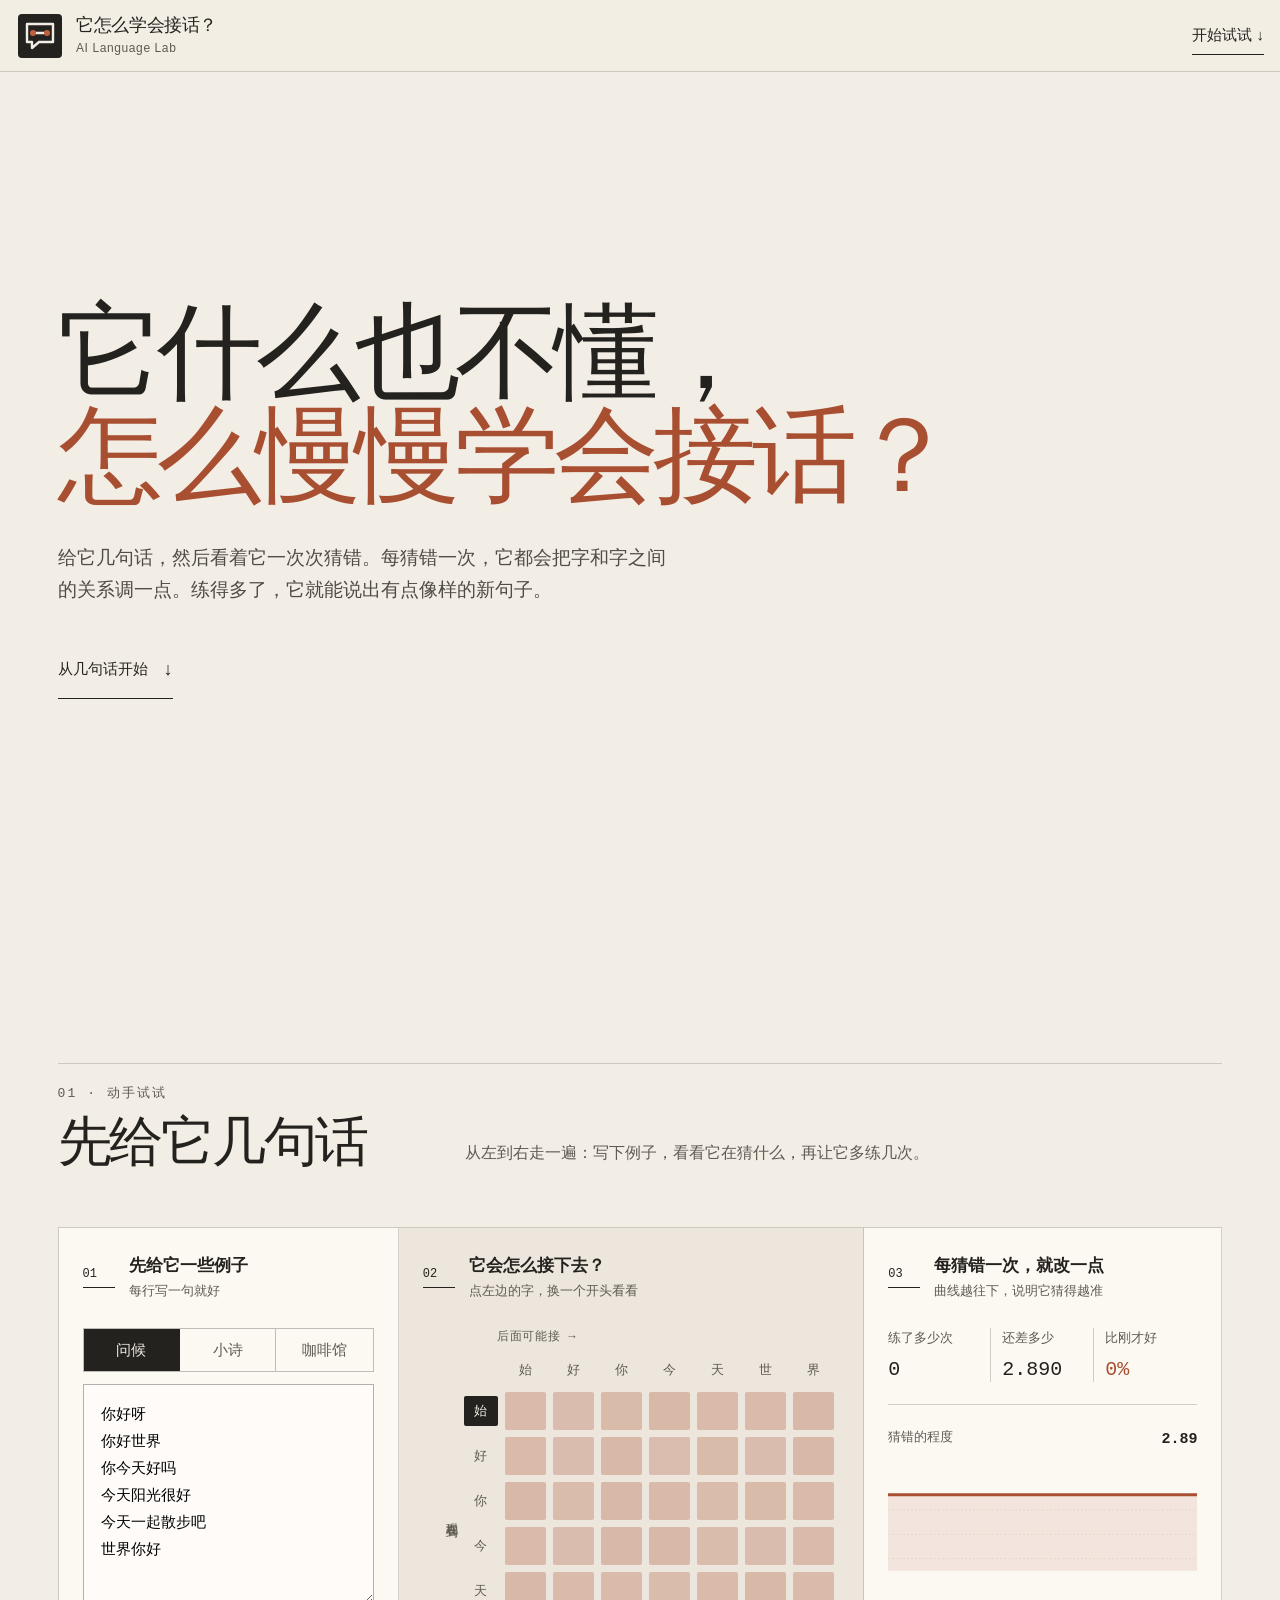
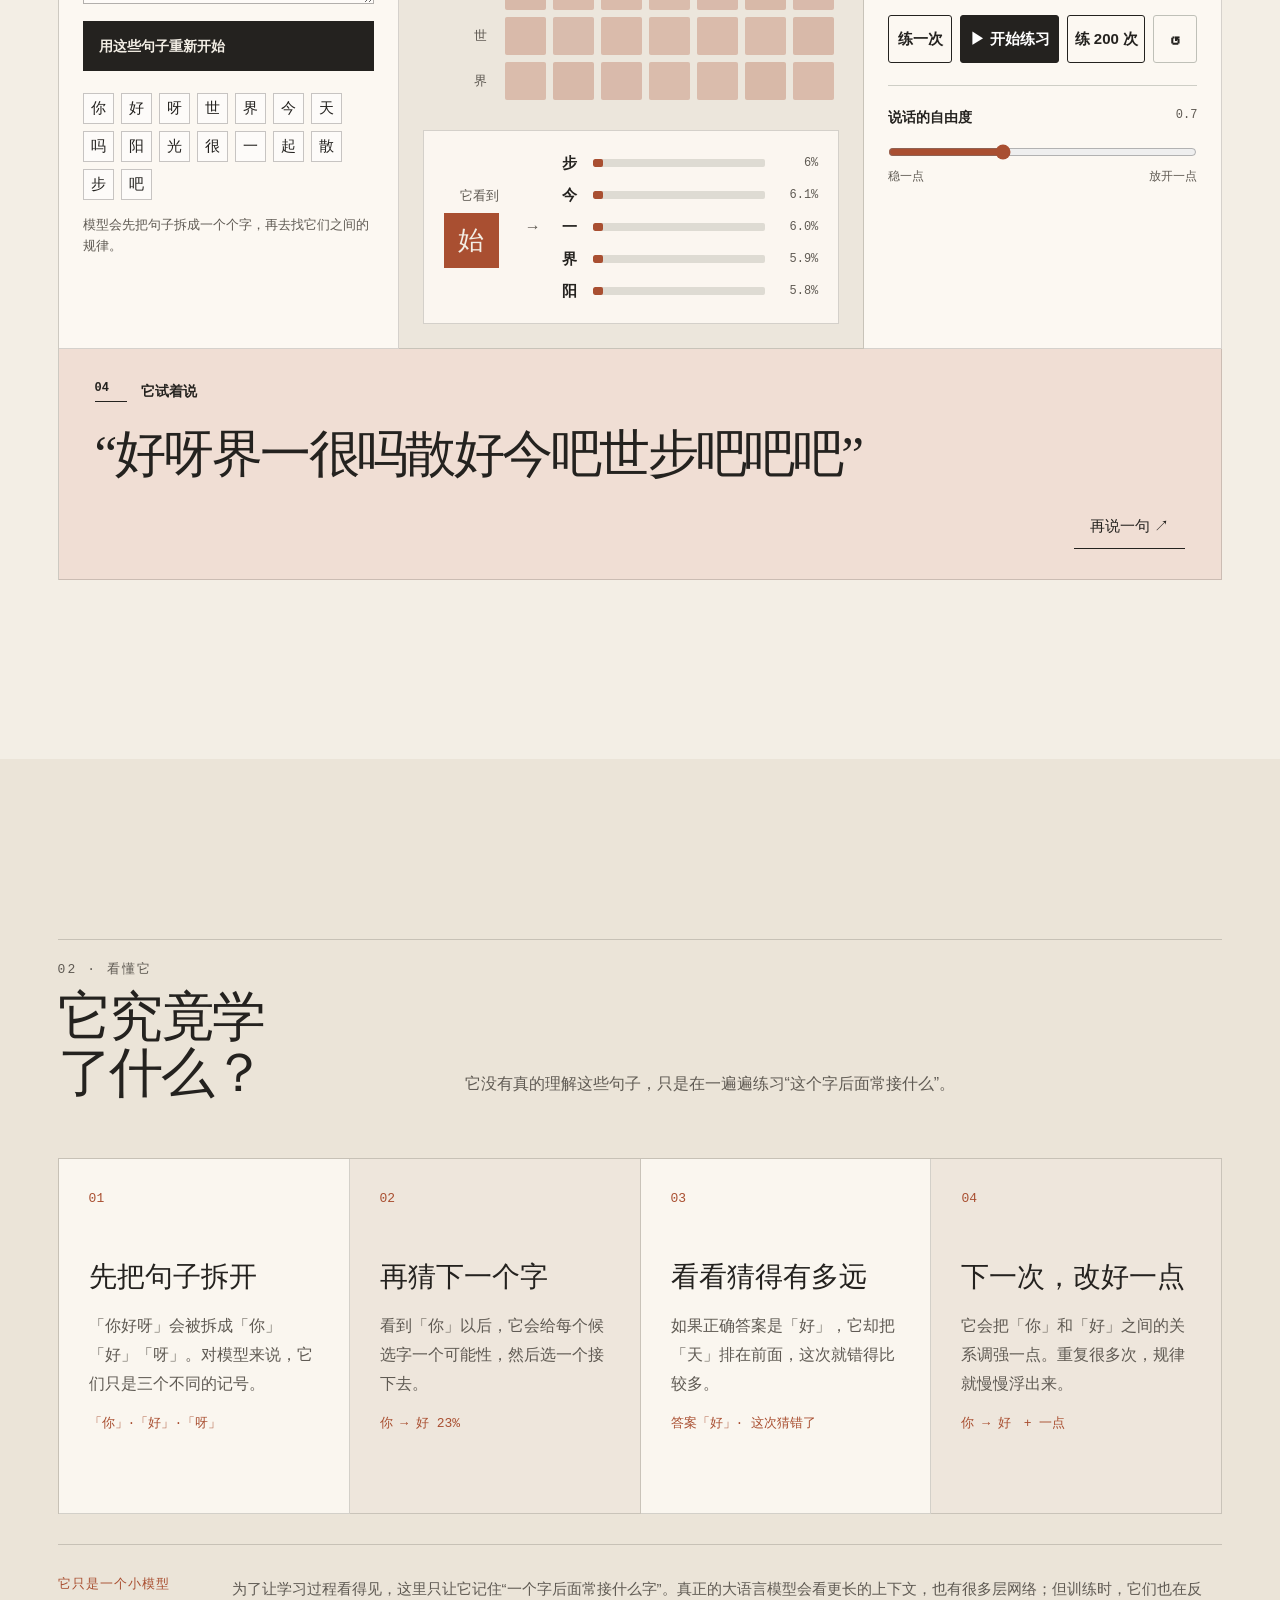
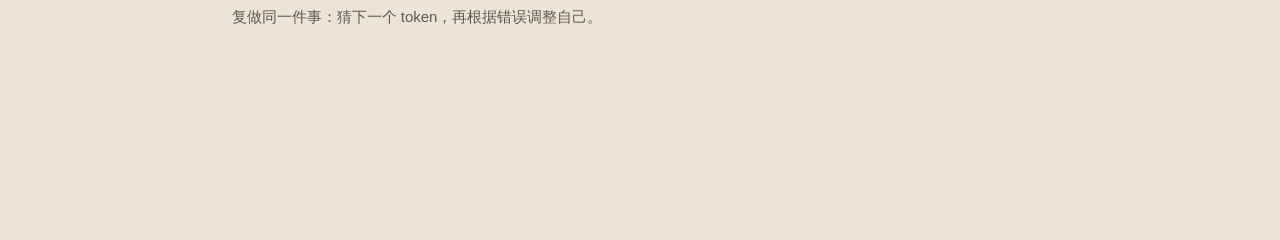
<file: index.html>
<!doctype html>
<html lang="zh-CN">
<head>
  <meta charset="utf-8">
  <meta name="viewport" content="width=device-width,initial-scale=1">
  <meta name="description" content="给它几句话，看一个小模型怎样从乱猜到慢慢学会接话。">
  <title>它怎么学会接话？</title>
  <link rel="icon" href="./assets/project-mark.svg" type="image/svg+xml">
  <link rel="stylesheet" href="styles.css?v=f69606b7f298">
</head>
<body>
  <nav>
    <a class="brand" href="#top"><span class="brand-text"><strong>它怎么学会接话？</strong><small>AI Language Lab</small></span></a>
    <a class="nav-jump" href="#lab">开始试试 ↓</a>
  </nav>

  <header class="hero" id="top">
    <div class="hero-copy">
      <h1>它什么也不懂，<em>怎么慢慢学会接话？</em></h1>
      <p class="intro">给它几句话，然后看着它一次次猜错。每猜错一次，它都会把字和字之间的关系调一点。练得多了，它就能说出有点像样的新句子。</p>
      <a class="jump" href="#lab">从几句话开始 <b>↓</b></a>
    </div>
  </header>

  <main>
    <section id="lab">
      <header class="section-head">
        <div><p class="kicker mono">01 · 动手试试</p><h2>先给它几句话</h2></div>
        <p>从左到右走一遍：写下例子，看看它在猜什么，再让它多练几次。</p>
      </header>

      <div class="lab-grid">
        <aside class="panel corpus">
          <div class="panel-head"><span class="num mono">01</span><div><b>先给它一些例子</b><small>每行写一句就好</small></div></div>
          <div class="preset-tabs" id="presetTabs">
            <button class="active" data-preset="hello" aria-pressed="true">问候</button>
            <button data-preset="poem" aria-pressed="false">小诗</button>
            <button data-preset="cafe" aria-pressed="false">咖啡馆</button>
          </div>
          <textarea id="corpusInput" aria-label="给模型看的句子，每行一句" spellcheck="false"></textarea>
          <button class="load" id="loadCorpus">用这些句子重新开始</button>
          <div class="tokens" id="tokenStrip" aria-label="拆开的字"></div>
          <p class="micro">模型会先把句子拆成一个个字，再去找它们之间的规律。</p>
        </aside>

        <section class="panel brain">
          <div class="panel-head"><span class="num mono">02</span><div><b>它会怎么接下去？</b><small>点左边的字，换一个开头看看</small></div></div>
          <div class="matrix-shell">
            <span class="axis top mono">后面可能接 →</span><span class="axis side mono">现在看到</span>
            <div class="matrix" id="matrix"></div>
          </div>
          <div class="prediction">
            <div class="current"><small>它看到</small><strong id="focusToken">始</strong></div>
            <span class="arrow">→</span>
            <div class="bars" id="probabilityBars"></div>
          </div>
        </section>

        <section class="panel controls">
          <div class="panel-head"><span class="num mono">03</span><div><b>每猜错一次，就改一点</b><small>曲线越往下，说明它猜得越准</small></div></div>
          <div class="metrics">
            <div class="metric"><small>练了多少次</small><strong id="stepCount">0</strong></div>
            <div class="metric"><small>还差多少</small><strong id="lossValue">0.000</strong></div>
            <div class="metric"><small>比刚才好</small><strong class="accent" id="progressValue">0%</strong></div>
          </div>
          <div class="chart-box">
            <div class="chart-title mono"><span>猜错的程度</span><b id="chartLoss">0.00</b></div>
            <svg class="chart" viewBox="0 0 560 148" role="img" aria-label="猜错程度的变化曲线">
              <line x1="0" x2="560" y1="38" y2="38"></line><line x1="0" x2="560" y1="82" y2="82"></line><line x1="0" x2="560" y1="126" y2="126"></line>
              <polygon class="area" id="lossArea"></polygon><polyline class="curve" id="lossCurve"></polyline>
            </svg>
          </div>
          <div class="actions">
            <button class="step" id="stepOnce">练一次</button>
            <button class="run" id="trainToggle"><span>▶</span>开始练习</button>
            <button class="fast" id="fastTrain">练 200 次</button>
            <button class="reset" id="resetModel" aria-label="重新开始">↺</button>
          </div>
          <label class="temperature">
            <span><b>说话的自由度</b><small class="mono" id="temperatureLabel">0.7</small></span>
            <input id="temperature" type="range" min="0.3" max="1.4" step="0.1" value="0.7">
            <span class="ends"><i>稳一点</i><i>放开一点</i></span>
          </label>
        </section>

        <section class="panel speech">
          <div class="speech-meta"><span class="num mono">04</span><span>它试着说</span></div>
          <blockquote id="spokenText">“……”</blockquote>
          <div class="speech-foot"><button id="speakAgain">再说一句 ↗</button></div>
        </section>
      </div>
    </section>

    <section class="explain">
      <header class="section-head">
        <div><p class="kicker mono">02 · 看懂它</p><h2>它究竟学了什么？</h2></div>
        <p>它没有真的理解这些句子，只是在一遍遍练习“这个字后面常接什么”。</p>
      </header>
      <div class="flow">
        <article><span class="mono">01</span><b>先把句子拆开</b><p>「你好呀」会被拆成「你」「好」「呀」。对模型来说，它们只是三个不同的记号。</p><span class="example mono">「你」·「好」·「呀」</span></article>
        <article><span class="mono">02</span><b>再猜下一个字</b><p>看到「你」以后，它会给每个候选字一个可能性，然后选一个接下去。</p><span class="example mono">你 → 好 23%</span></article>
        <article><span class="mono">03</span><b>看看猜得有多远</b><p>如果正确答案是「好」，它却把「天」排在前面，这次就错得比较多。</p><span class="example mono">答案「好」· 这次猜错了</span></article>
        <article><span class="mono">04</span><b>下一次，改好一点</b><p>它会把「你」和「好」之间的关系调强一点。重复很多次，规律就慢慢浮出来。</p><span class="example mono">你 → 好　+ 一点</span></article>
      </div>
      <div class="note"><span class="mono">它只是一个小模型</span><p>为了让学习过程看得见，这里只让它记住“一个字后面常接什么字”。真正的大语言模型会看更长的上下文，也有很多层网络；但训练时，它们也在反复做同一件事：猜下一个 token，再根据错误调整自己。</p></div>
    </section>
  </main>
  <script src="app.js"></script>
</body>
</html>
</file>
<file: styles.css>
:root {
  --paper:#f3eee5;
  --ink:#24221f;
  --line:rgba(36,34,31,.18);
  --panel:rgba(255,252,247,.78);
  --accent-soft:#f0ded4;
  --wash:#ebe4d8;
  --portfolio-max:1440px;
  --portfolio-pad:clamp(22px,4.5vw,72px);
  --muted:#5f5a53;
  --accent:#a94f31;
  --type-body:-apple-system, BlinkMacSystemFont, "Segoe UI", "PingFang SC", "Hiragino Sans GB", "Microsoft YaHei", Arial, sans-serif;
  --type-heading:Georgia, "Times New Roman", "Songti SC", "STSong", serif;
  --type-mono:"SFMono-Regular", Consolas, "Liberation Mono", "Microsoft YaHei", monospace;
  --size-meta:.75rem;
  --size-small:.8125rem;
  --size-label:.875rem;
  --size-control:.9375rem;
  --size-body:1rem;
  --size-subheading:1.125rem;
  --size-section:1.25rem;
  --size-heading:1.5rem;
  --brand-accent:#a94f31;
  --brand-paper:#f3eee5;
  --brand-ink:#24221f;
  --brand-muted:#5f5a53;
  --brand-pad:clamp(16px,4.5vw,72px);
  font-size:16px;
}
    *{box-sizing:border-box}
    html{scroll-behavior:smooth}
    body{margin:0;font:16px/1.55 var(--type-body)}
    button{font:inherit}
    input{font:inherit}
    button{color:inherit}
    a{color:inherit;text-decoration:none}
    .mono{font-family:var(--type-mono)}
    nav{z-index:20;top:0;display:flex;align-items:center;justify-content:space-between}
    .brand{font-family:var(--type-heading);font-weight:600;letter-spacing:-.02em}
    .nav-jump{padding:8px 0}
    .hero{display:flex;align-items:center}
    .kicker{margin:0 0 18px}
    h1{max-width:1080px;margin:0;font-size:clamp(64px,8.2vw,126px);line-height:.98}
    h1 em{display:block;font-style:normal}
    .intro{margin:34px 0;text-wrap:pretty}
    .jump{display:inline-flex;align-items:center;gap:16px;border-bottom:1px solid var(--ink)}
    .jump b{font-size:var(--size-subheading);font-weight:400}
    .section-head{align-items:end;justify-content:space-between}
    .section-head h2{margin:0;font:600 clamp(38px,4.2vw,62px)/1.04 var(--type-heading)}
    .section-head .kicker{margin-bottom:10px}
    .section-head>p{margin:0 0 5px}
    .lab-grid{display:grid;border-top:1px solid var(--ink);border-left:1px solid var(--ink)}
    .panel{min-width:0;border-right:1px solid var(--ink);border-bottom:1px solid var(--ink)}
    .corpus{grid-area:corpus}.brain{grid-area:brain;color:var(--ink)}.controls{grid-area:controls}.speech{grid-area:speech;position:relative;overflow:hidden}
    .panel-head{display:flex;align-items:center}
    .num{flex:none;padding-bottom:3px;border-bottom:1px solid currentColor;text-align:left}
    .panel-head div{display:flex;flex-direction:column;gap:3px}
    .preset-tabs{display:grid;grid-template-columns:repeat(3,1fr);border:1px solid #bfc0b8;overflow:hidden}
    .preset-tabs button{padding:8px 2px;border:0;border-right:1px solid #bfc0b8;background:transparent;cursor:pointer}.preset-tabs button:last-child{border-right:0}
    textarea{width:100%;min-height:185px;padding:14px;resize:vertical;border:1px solid #aeb1aa;outline:0;font:11px/1.75 var(--type-mono)}
    .load{display:flex;align-items:center;justify-content:space-between;width:100%;margin-top:9px;border:1px solid var(--ink);cursor:pointer;font-weight:800}
    .tokens{display:flex;flex-wrap:wrap}.tokens span{display:grid;place-items:center;border:1px solid #b9bab3;font:11px var(--type-heading)}.micro{margin:10px 0 0}
    .matrix-shell{position:relative;margin:0 0 22px 18px;padding:21px 5px 2px 23px}.axis{position:absolute;letter-spacing:.06em}.axis.top{left:56px;top:0}.axis.side{left:0;top:50%;writing-mode:vertical-rl;transform:translateY(-50%)}
    .matrix{display:grid;align-items:center}.matrix .label{display:grid;place-items:center;min-width:0;border:0;border-radius:2px;background:transparent}.matrix button.label{cursor:pointer}
    .cell{aspect-ratio:1.08;border:0;border-radius:2px;cursor:crosshair;transition:transform .13s ease}.cell:hover{transform:scale(1.08);outline:1px solid var(--ink)}
    .prediction{display:grid;align-items:center;border:1px solid var(--line)}.current{text-align:center}.current small{display:block;margin-bottom:6px}.current strong{display:grid;place-items:center;font:21px var(--type-heading)}
    .bars{display:flex;flex-direction:column}.bar{display:grid;align-items:center}.bar>div{border-radius:2px;background:#dedbd3;overflow:hidden}.bar i{display:block;height:100%;border-radius:inherit;transition:width .2s ease}.bar span{text-align:right}
    .metrics{display:grid;grid-template-columns:repeat(3,1fr);border-bottom:1px solid #cecec6}.metric{padding-right:7px;border-right:1px solid #cecec6}.metric:not(:first-child){padding-left:11px}.metric:last-child{border:0}.metric small{display:block}.metric strong{font:15px var(--type-mono)}
    .chart-box{position:relative}.chart-title{display:flex;justify-content:space-between}.chart-title b{color:var(--ink)}.chart{display:block;width:100%;margin-top:3px}.chart line{stroke:#d6d5cd;stroke-dasharray:3 4}.chart .area{fill:var(--accent);fill-opacity:.11}.chart .curve{fill:none;stroke:var(--accent);stroke-width:3;stroke-linejoin:round;stroke-linecap:round;vector-effect:non-scaling-stroke}
    .actions{display:grid}.actions button{border-radius:3px;cursor:pointer;font-weight:800}.step{border:1px solid var(--ink);background:transparent}.run{border:1px solid var(--ink);background:var(--ink);color:#fff}.run span{margin-right:5px}.run.running{background:var(--accent);color:var(--ink)}.run.running span{color:var(--ink)}.fast{border:1px solid var(--ink);background:transparent;color:var(--ink)}.reset{border:1px solid #bfc0b8;background:transparent}
    .temperature{display:block;border-top:1px solid #cecec6}.temperature>span{display:flex;justify-content:space-between}.temperature input{width:100%;accent-color:var(--accent)}.ends i{font-style:normal}
    .speech-meta{position:relative;z-index:1;display:flex;align-items:center;font-weight:800}
    blockquote{position:relative;z-index:1;margin:18px 0 16px;font:600 clamp(31px,4vw,56px)/1.15 var(--type-heading);letter-spacing:-.05em}.speech-foot{position:relative;z-index:1;display:flex;align-items:center;justify-content:flex-end}.speech-foot button{border:0;border-bottom:1px solid var(--ink);background:transparent;cursor:pointer}.speech-foot button:hover{color:var(--accent)}
    .flow{display:grid;grid-template-columns:repeat(4,1fr);margin:auto;border-top:1px solid #535956;border-left:1px solid #535956}.flow article{border-right:1px solid #535956;border-bottom:1px solid #535956}.flow article>span{display:block;border:0}.flow b{display:block;font:22px var(--type-heading)}.flow .example{display:block}.note{display:grid;gap:24px;margin:30px auto 0;border-top:1px solid #535956}.note>span{letter-spacing:.08em}.note p{max-width:980px;margin:0}

    /* Readability pass: comfortable defaults for laptop and high-DPI screens. */
    .brand{font-size:19px}
    .hero{padding-top:104px;padding-bottom:116px}.kicker{line-height:1.6}.jump{padding:14px 0;font-size:var(--size-control)}
    main section{padding-top:102px;padding-bottom:118px}.section-head{margin-bottom:46px}.section-head>p{max-width:500px}.corpus{padding:28px}.brain{padding:28px}.controls{padding:28px}.speech{padding:30px 36px}
    .panel-head{gap:14px;margin-bottom:27px}.num{min-width:32px;width:auto;height:auto;font-size:var(--size-meta)}.panel-head b{font-size:17px}.panel-head small{line-height:1.45}.brain .panel-head small{line-height:1.45}
    .preset-tabs{margin-bottom:12px}.preset-tabs button{min-height:42px;font-size:var(--size-control)}.corpus textarea{min-height:220px;padding:17px;font-size:var(--size-control);line-height:1.8}.load{min-height:46px;padding:13px 15px;font-size:var(--size-label)}.tokens{gap:7px;margin-top:22px}.tokens span{width:31px;height:31px;font-size:var(--size-control)}.micro{margin-top:14px;line-height:1.65}
    .matrix-shell{margin-bottom:28px;padding-top:27px}.matrix{gap:7px}.matrix .label{height:30px;font-size:var(--size-small)}.cell{min-height:28px}.prediction{grid-template-columns:72px 28px 1fr;gap:9px;padding:20px}.current strong{width:55px;height:55px;font-size:26px}.bars{gap:8px}.bar{grid-template-columns:23px 1fr 45px;gap:8px;font-size:var(--size-meta)}.bar>b{font-size:var(--size-control)}.bar>div{height:8px}
    .metrics{padding-bottom:22px}.metric small{margin-bottom:8px}.metric strong{font-size:var(--size-section)}.chart-box{margin-top:23px}.chart-title b{font-size:var(--size-control)}.chart{height:150px}.actions{grid-template-columns:.78fr 1.2fr .95fr 44px;gap:8px;margin-top:10px}.actions button{min-height:48px;font-size:var(--size-control)}.reset{font-size:var(--size-section)!important}.temperature{margin-top:22px;padding-top:20px}.temperature b{font-size:var(--size-label)}.temperature small{font-size:var(--size-meta)}.temperature input{margin:15px 0 7px}
    .speech-meta{gap:14px;font-size:var(--size-label)}.speech blockquote{margin:23px 0 20px}.speech-foot button{padding:10px 16px;font-size:var(--size-control)}.flow article{min-height:300px;padding:30px}.flow article>span{width:auto;height:auto;margin-bottom:48px;font-size:var(--size-small)}.flow b{font-size:28px}.flow p{min-height:78px;font-size:var(--size-body);line-height:1.8}.flow .example{font-size:var(--size-small)}.note{grid-template-columns:150px 1fr;padding:30px 0}.note p{font-size:var(--size-control);line-height:1.85}
    @media(max-width:1380px){.lab-grid{grid-template-columns:310px minmax(420px,1fr) 380px}.corpus{padding:24px}.brain{padding:24px}.controls{padding:24px}}
    @media(max-width:1240px){.lab-grid{grid-template-columns:310px 1fr;grid-template-areas:"corpus brain" "controls speech"}.controls{min-height:540px}.flow{grid-template-columns:repeat(2,1fr)}}
    h1{text-wrap:balance}
    h2{text-wrap:balance}
    h3{text-wrap:balance}p{text-wrap:pretty}
    @media(max-width:820px){nav{min-height:70px}.brand{font-size:17px}.hero{min-height:auto;padding:78px 18px 88px}h1{font-size:clamp(53px,16vw,76px)}.intro{font-size:17px;line-height:1.8}main section{padding:76px 18px 90px}.section-head h2{font-size:42px}.section-head>p{font-size:var(--size-body)}.lab-grid{display:block;box-shadow:8px 9px 0 #d9d7ce}.corpus{padding:21px}.brain{padding:21px}.controls{padding:21px}.controls{min-height:0}.speech{padding:25px 22px}.speech blockquote{font-size:38px}.flow{grid-template-columns:1fr}.flow article{min-height:265px;padding:24px}.flow article>span{margin-bottom:34px}.flow p{min-height:0}.note{grid-template-columns:1fr;gap:12px}.actions{grid-template-columns:1fr 1.2fr 1fr 42px}.actions button{font-size:var(--size-control)}.matrix-shell{margin-left:0;padding-left:18px}.matrix{gap:5px}.matrix .label{font-size:var(--size-meta)}.cell{min-height:21px}.prediction{grid-template-columns:62px 20px 1fr;padding:16px}.bar{grid-template-columns:20px 1fr 42px}.micro{font-size:var(--size-small)}}
    @media(prefers-reduced-motion:reduce){html{scroll-behavior:auto}*{animation-duration:.01ms!important;animation-iteration-count:1!important;transition-duration:.01ms!important}*:before{animation-duration:.01ms!important;animation-iteration-count:1!important;transition-duration:.01ms!important}*:after{animation-duration:.01ms!important;animation-iteration-count:1!important;transition-duration:.01ms!important}}

    /* Keep the page-section layout rules from shrinking grid panels. */
    .lab-grid > .panel{max-width:none;margin:0}
    .lab-grid > .speech{width:100%;margin:0}

    /* The interactive lab reads as a balanced sequence instead of a staggered grid. */
    .lab-grid{grid-template-columns:minmax(280px,.95fr) minmax(420px,1.3fr) minmax(330px,1fr);grid-template-areas:"corpus brain controls" "speech speech speech";align-items:stretch}
    .corpus{min-width:0;min-height:0}
    .brain{min-width:0;min-height:0}
    .controls{min-width:0;min-height:0}
    .speech{min-width:0}
    .speech{min-height:230px}
    @media(max-width:1240px) and (min-width:821px){
      .lab-grid{grid-template-columns:repeat(2,minmax(0,1fr));grid-template-areas:"corpus brain" "controls speech"}
      .controls{min-height:0}
      .speech{min-height:0}
    }
    @media(max-width:820px){
      .speech{min-height:230px}
    }

    /* Portfolio visual system: preserve the teaching interaction, update only its presentation. */
    body{background:var(--paper);color:var(--ink)}
    nav{position:relative;max-width:var(--portfolio-max);margin:0 auto;min-height:0;padding:28px var(--portfolio-pad);border-bottom:0;background:transparent;backdrop-filter:none}
    .brand strong{display:block;font-family:var(--type-heading);font-size:var(--size-subheading);font-weight:400;letter-spacing:-.02em;line-height:1.15}
    .brand small{display:block;margin-top:2px;font-size:var(--size-meta);color:var(--muted);letter-spacing:.05em}
    .nav-jump{border-bottom:1px solid var(--ink);font-weight:500}
    .hero{max-width:var(--portfolio-max);margin:0 auto;min-height:calc(100vh - 88px);padding:clamp(88px,13vh,180px) var(--portfolio-pad) 72px;border-bottom:0}
    .hero-copy{width:min(1200px,100%)}
    .kicker{color:var(--muted);letter-spacing:.16em;text-transform:uppercase}
    h1{font-family:var(--type-heading);font-weight:400;letter-spacing:-.055em}
    h1 em{color:var(--accent);font-weight:400}
    .intro{max-width:620px;color:#4f4b45;font-size:clamp(17px,1.5vw,22px);line-height:1.7}
    .jump{font-weight:500}
    main section{max-width:var(--portfolio-max);margin-inline:auto;padding:clamp(100px,14vw,190px) var(--portfolio-pad)}
    .section-head{display:grid;grid-template-columns:1fr 2fr;gap:28px;border-top:1px solid var(--line);padding-top:20px;margin:0 auto 56px;max-width:none}
    .section-head h2{font-family:var(--type-heading);font-weight:400;letter-spacing:-.045em}
    .section-head>p{color:var(--muted);font-size:var(--size-body);line-height:1.7}
    .lab-grid{max-width:none;margin:0;border-color:var(--line);box-shadow:none}
    .panel{border-color:var(--line);background:var(--panel)}
    .brain{background:rgba(235,228,216,.72)}
    .preset-tabs{border-color:rgba(36,34,31,.28);border-radius:0}
    .preset-tabs button{border-color:rgba(36,34,31,.28)}
    .preset-tabs button.active{background:var(--ink);color:var(--paper)}
    textarea{border-color:rgba(36,34,31,.35);border-radius:0;background:rgba(255,255,255,.4)}
    textarea:focus{border-color:var(--ink);box-shadow:0 0 0 2px rgba(36,34,31,.1)}
    .load{border-radius:0;background:var(--ink);color:var(--paper)}
    .tokens span{border-color:rgba(36,34,31,.25);border-radius:0;background:rgba(255,255,255,.55)}
    .matrix button.label:hover{background:var(--ink);color:var(--paper)}
    .matrix button.label.selected{background:var(--ink);color:var(--paper)}
    .prediction{border-color:var(--line);border-radius:0;background:var(--panel)}
    .current strong{border-radius:0;background:var(--accent);color:var(--paper)}
    .bar i{color:var(--accent)}
    .metric strong.accent{color:var(--accent)}
    .bar i{background:var(--accent)}
    .speech{background:var(--accent-soft)}
    .speech blockquote{font-family:var(--type-heading);font-weight:400}
    .flow b{font-family:var(--type-heading);font-weight:400}
    .explain{max-width:none}
    .flow{max-width:none}
    .note{max-width:none}
    .brand{display:inline-flex;align-items:center;gap:12px}
    .brand::before{content:"";width:48px;height:48px;flex:0 0 48px;background:url("./assets/project-mark.svg") center/100% 100% no-repeat}
    @media(max-width:820px){nav{padding:21px 18px}.hero{padding-inline:18px}main section{padding-inline:18px}.section-head{display:block}.section-head>p{margin-top:18px}.brand::before{width:40px;height:40px;flex-basis:40px}}

    /* Visual QA baseline: micro labels remain compact but never illegibly small. */
    .axis{font-size:var(--size-meta)}
    .ends i{font-size:var(--size-meta)}
    .kicker{font-size:var(--size-small)}
    .nav-jump{font-size:var(--size-small)}
    .panel-head small{font-size:var(--size-small)}
    .brain .panel-head small{font-size:var(--size-small)}
    .micro{font-size:var(--size-small)}
    .chart-title{font-size:var(--size-small)}
    .metric small{font-size:var(--size-small)}
    .current small{font-size:var(--size-small)}
    .speech-foot{font-size:var(--size-small)}
    .note>span{font-size:var(--size-small)}
    .micro{color:#5f5a53}
    .axis{color:#5f5a53}
    .chart-title{color:#5f5a53}
    .metric small{color:#5f5a53}
    .temperature small{color:#5f5a53}
    .ends i{color:#5f5a53}
    .panel-head small{color:#5f5a53}
    .brain .panel-head small{color:#5f5a53}
    .matrix .label{color:#5f5a53}
    .preset-tabs button{color:#5f5a53}
    .bar span{color:#5f5a53}
    .current small{color:#5f5a53}
    .arrow{color:#5f5a53}

    /* Final explanation-module override after the readability layer. */
    .explain{background:var(--wash);color:var(--ink)}
    .explain .kicker{color:var(--muted)}
    .explain .section-head>p{color:var(--muted)}
    .flow{border-color:var(--line);background:transparent}
    .flow article{border-color:var(--line);background:var(--panel)}
    .flow article:nth-child(even){background:rgba(240,232,222,.72)}
    .flow article>span{color:var(--accent)}
    .flow .example{color:var(--accent)}
    .note>span{color:var(--accent)}
    .flow b{color:var(--ink)}
    .note b{color:var(--ink)}
    .flow p{color:var(--muted)}
    .note p{color:var(--muted)}
    .note{border-color:var(--line)}
    /* 全项目共用字体层级；页眉另按 Tools、普通项目与个人主页分组。 */
    body{font-family:var(--type-body);font-size:var(--size-body);line-height:1.6}

/* 普通项目品牌页眉：中文衬线标题＋英文副标题＋方章。 */
body > nav{background:rgba(243,238,229,.94);border-bottom:1px solid rgba(36,34,31,.18);box-sizing:border-box}
body > nav{display:flex;align-items:center;justify-content:space-between;gap:20px;min-height:72px;height:auto;max-width:none;width:100%;margin-inline:0;padding:11px max(16px,calc((100% - 1280px)/2 + 16px))}
body > nav .brand{display:flex;align-items:center;gap:12px;min-width:0;flex:0 1 auto;text-align:left;padding:0;margin:0;background:transparent;border:0}
body > nav .brand strong{display:block;font-family:var(--type-heading);font-size:18px;font-weight:400;line-height:1.3;letter-spacing:-.02em;color:var(--brand-ink);margin:0;white-space:normal}
body > nav .brand small{display:block;font-family:var(--type-body);font-size:12px;font-weight:400;line-height:1.4;letter-spacing:.05em;color:var(--brand-muted);margin:2px 0 0}
body > nav .brand::before{display:block;flex:0 0 48px;width:48px;height:48px;border:0;border-radius:0}
body > nav :is(a,button):not(.brand):not(.brand-v9){font-family:var(--type-body);font-size:15px;line-height:1.5}
@media(max-width:640px){body > nav{min-height:64px;gap:12px;padding:11px 16px;flex-wrap:wrap}body > nav .brand strong{font-size:16px}body > nav .brand::before{width:40px;height:40px;flex-basis:40px}body > nav :is(a,button):not(.brand):not(.brand-v9){font-size:14px}}

body > nav > :last-child{margin-left:auto}
</file>
